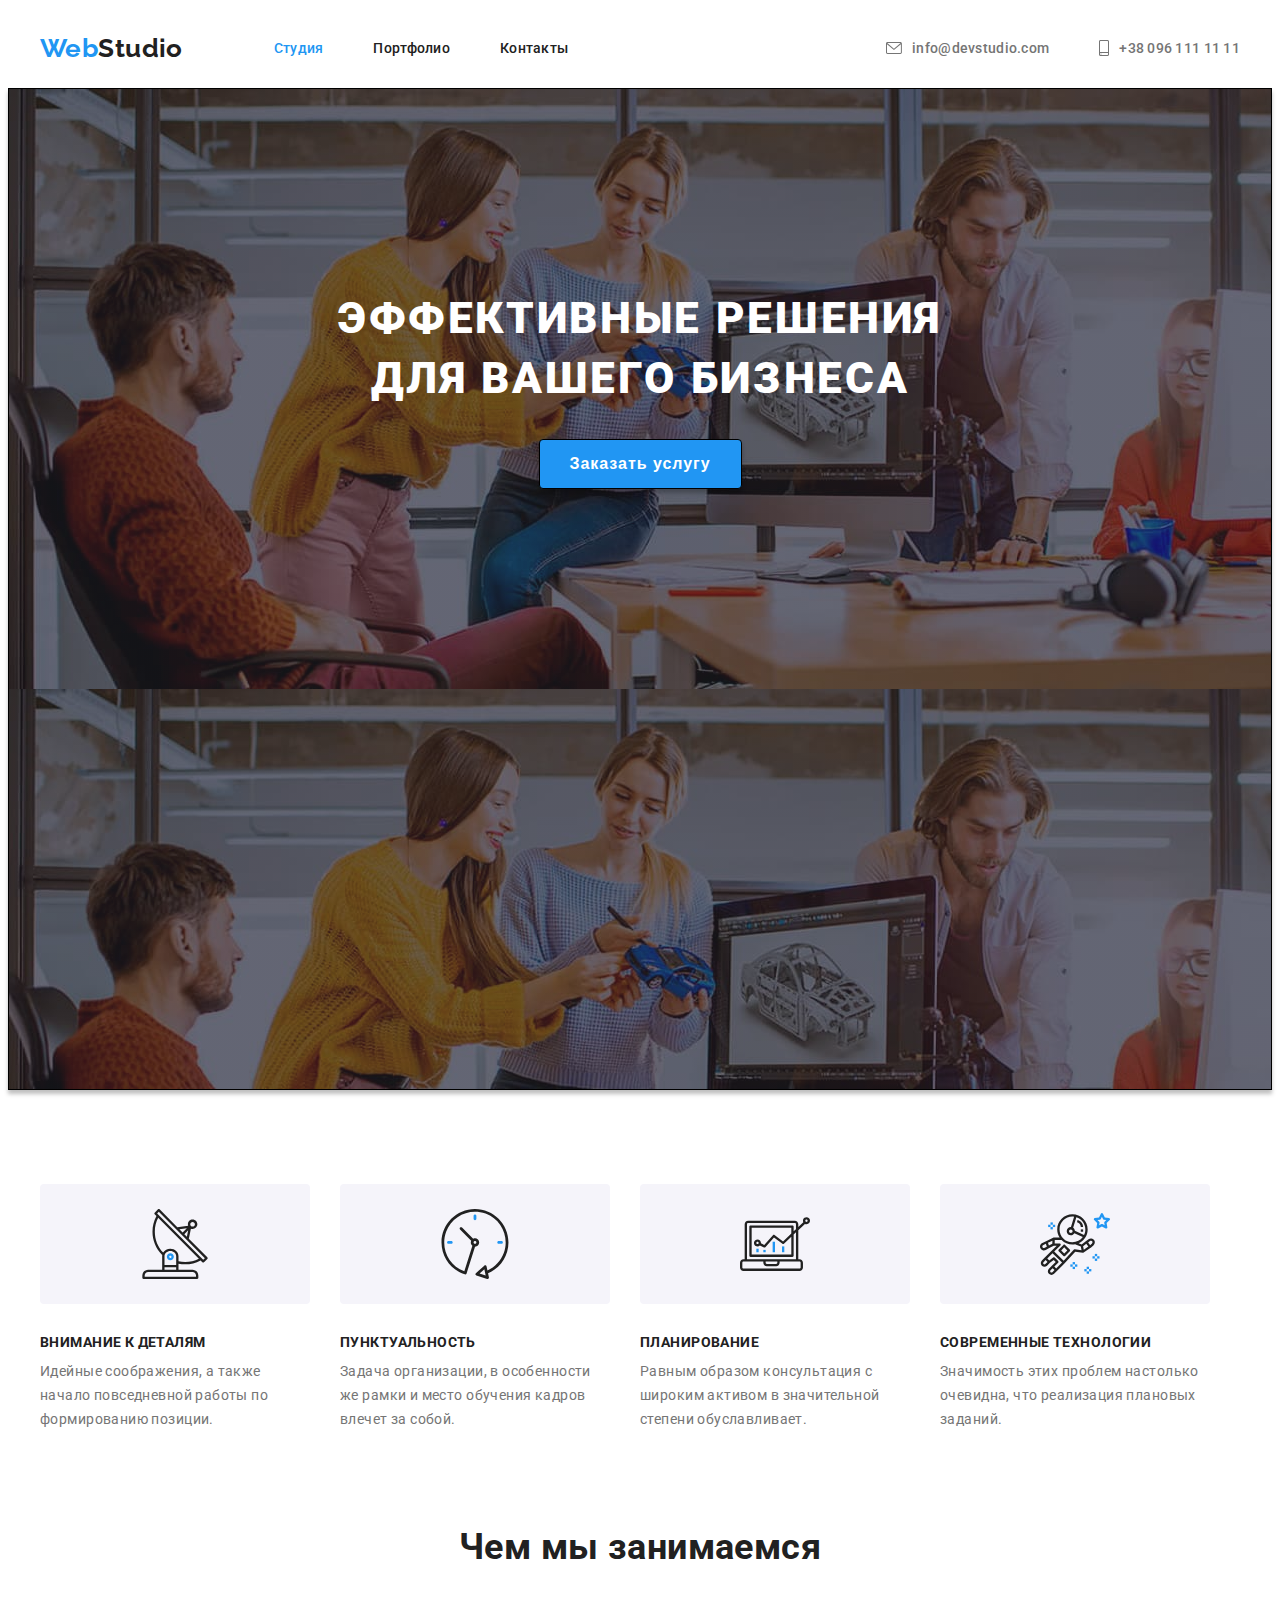
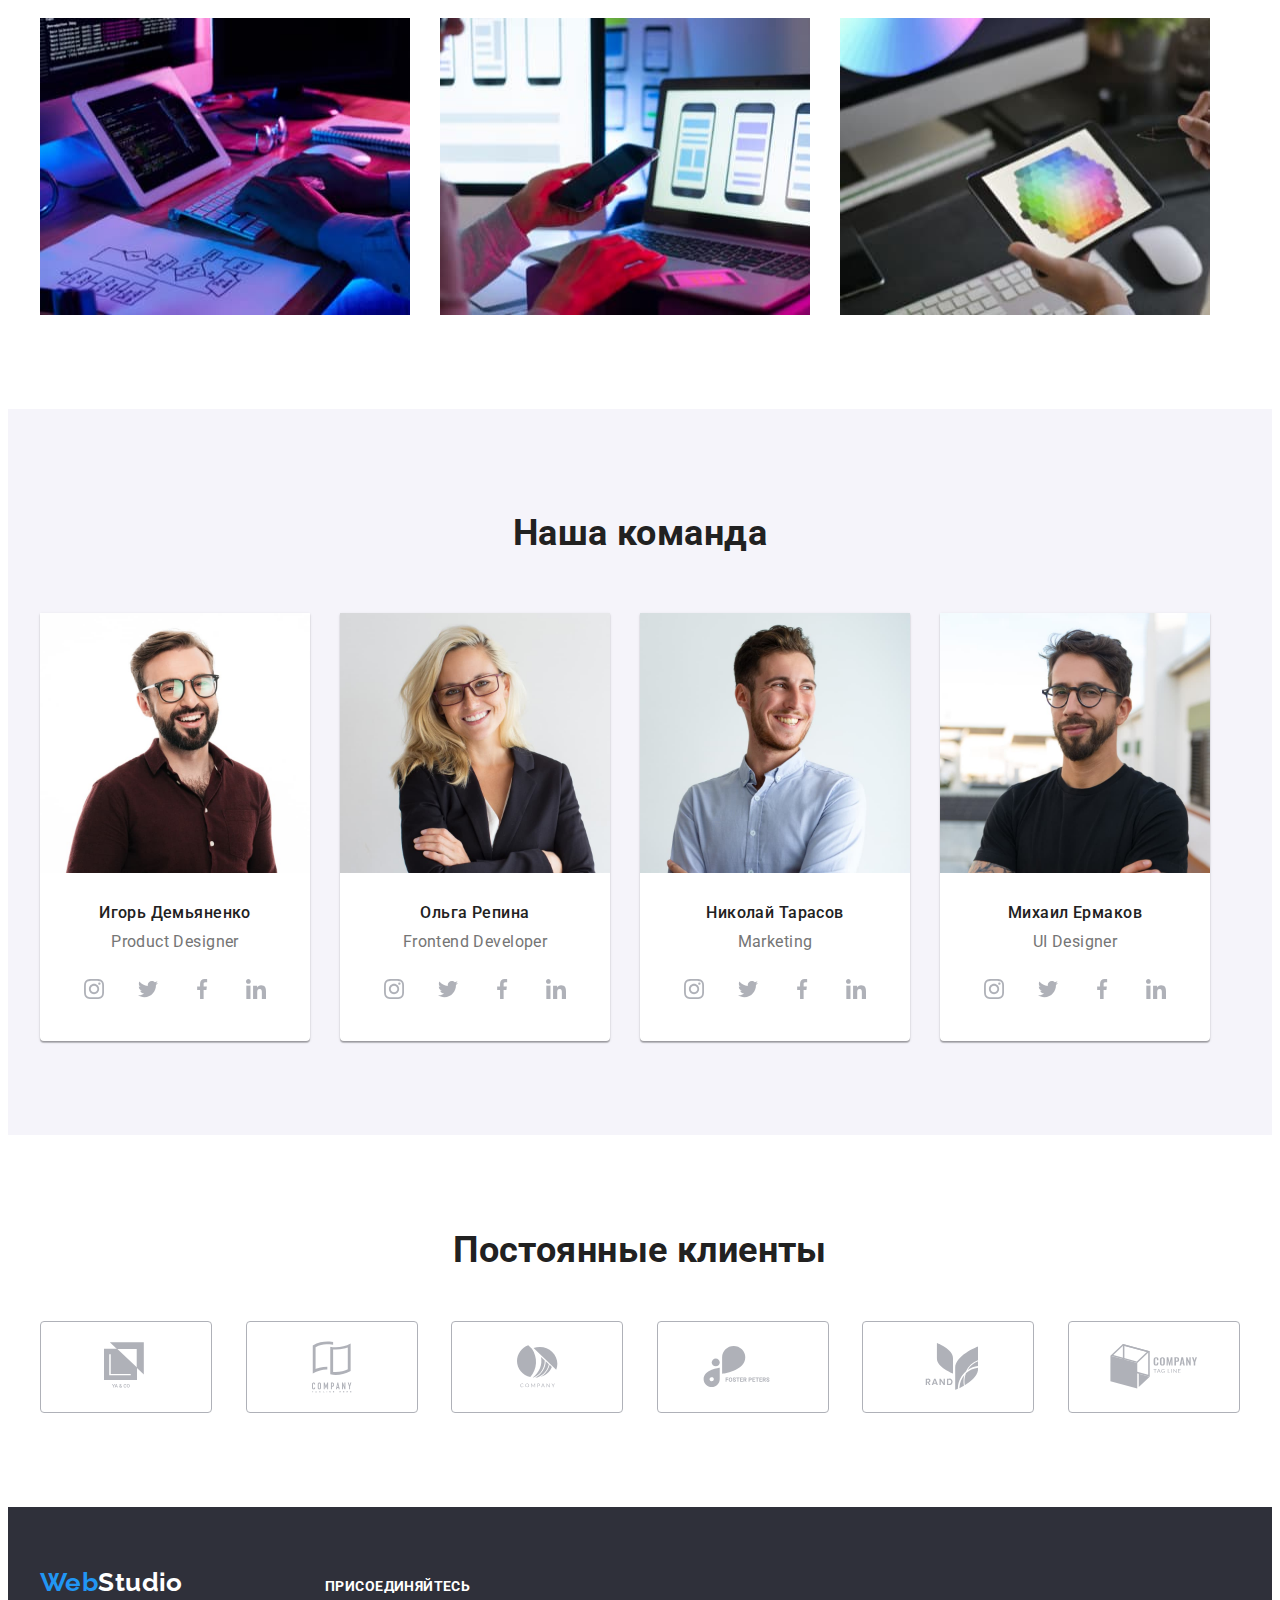
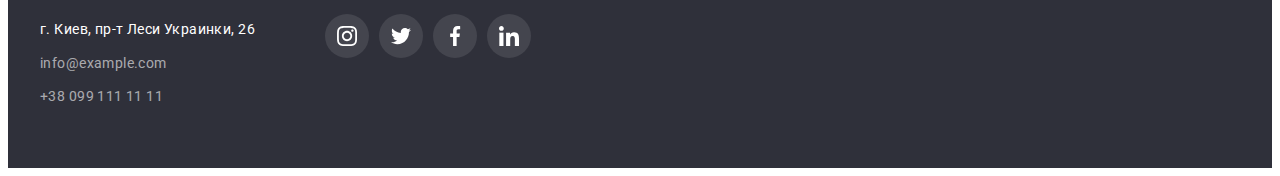
<file: index.html>
<!DOCTYPE html>
<html lang="ru">
<head>
    <meta charset="UTF-8">
    <meta name="viewport" content="width=device-width, initial-scale=1.0">
    <title>Студия</title>
    <link rel="stylesheet" href="https://cdnjs.cloudflare.com/ajax/libs/modern-normalize/1.0.0/modern-normalize.css"
        integrity="sha512-Zx6MlUMKSVJoQ+83OwhdILe8cSEsCzfqThJd7J/VA2UrK6Ctj85p+xzqfyuNXE5B1k25uUdmJ2OzItbBy9GHAQ=="
        crossorigin="anonymous" />
    <link rel="preconnect" href="https://fonts.gstatic.com">
    <link href="https://fonts.googleapis.com/css2?family=Raleway:wght@700&family=Roboto:wght@400;500;700;900&display=swap"
            rel="stylesheet">
    <link rel="stylesheet" href="./css/styles.css">
</head>
<body>
    <header>
        <div class="container">
            <nav>
                <a class="logo" lang="en" href="./index.html"><span class="logo-accent">Web</span>Studio</a>
                <ul class="nav-list list">
                    <li class="nav-list-item">
                        <a class="nav-link current" href="./index.html">Студия</a>
                    </li>
                    <li class="nav-list-item">
                        <a class="nav-link" href="./portfolio.html">Портфолио</a>
                    </li>
                    <li class="nav-list-item">
                        <a class="nav-link" href="#">Контакты</a>
                    </li>
                </ul>
            </nav>
            <address>
                <ul class="address-list list">
                    <li class="address-list-item">
                        <a class="nav-link address-link" href="mailto:info@devstudio.com">
                            <svg class="address-link-logo mail">
                                <use href="./images/sprite.svg#icon-envelope"></use>
                            </svg>
                            info@devstudio.com
                        </a>
                    </li>
                    <li class="address-list-item">
                        <a class="nav-link address-link" href="tel:+380961111111">
                            <svg class="address-link-logo phone">
                                <use href="./images/sprite.svg#icon-smartphone"></use>
                            </svg>
                            +38 096 111 11 11
                        </a>
                    </li>
                </ul>
            </address>
        </div>
    </header>
    <main>
    <!-- Hero -->
    <section class="hero">
        <h1 class="main-title">Эффективные решения<br>для вашего бизнеса</h1>
        <button class="hero-button" type="button">Заказать услугу</button>
    </section>  
    <!-- About us -->
    <section class="about-us">
        <!-- Our advantages -->
        <div class="container">
            <h2 class="visually-hidden">Наши преимущества</h2>
            <ul class="advantages-list list">
                <li class="advantages-list-item">
                    <div class="advantages-logo-container">
                        <svg class="advantages-list-img">
                            <use href="./images/sprite.svg#icon-antenna"></use>
                        </svg>    
                    </div>
                    <h3 class="advantages-title">Внимание к деталям</h3>
                    <p class="advantages-text">Идейные соображения, а также начало повседневной работы по формированию позиции.</p>
                </li>
                <li class="advantages-list-item">
                    <div class="advantages-logo-container">
                        <svg class="advantages-list-img">
                            <use href="./images/sprite.svg#icon-clock"></use>
                        </svg>    
                    </div>                    
                    <h3 class="advantages-title">Пунктуальность</h3>
                    <p class="advantages-text">Задача организации, в особенности же рамки и место обучения кадров влечет за собой.
                    </p>
                </li>
                <li class="advantages-list-item">
                    <div class="advantages-logo-container">
                        <svg class="advantages-list-img">
                            <use href="./images/sprite.svg#icon-diagram"></use>
                        </svg>    
                    </div>                    
                    <h3 class="advantages-title">Планирование</h3>
                    <p class="advantages-text">Равным образом консультация с широким активом в значительной степени обуславливает.
                    </p>
                </li>
                <li class="advantages-list-item">
                    <div class="advantages-logo-container">
                        <svg class="advantages-list-img">
                            <use href="./images/sprite.svg#icon-astronaut"></use>
                        </svg>    
                    </div>                    
                    <h3 class="advantages-title">Современные технологии</h3>
                    <p class="advantages-text">Значимость этих проблем настолько очевидна, что реализация плановых заданий.</p>
                </li>
            </ul>
        </div>
    </section>
    <!-- What we do -->
    <section class="about-us what-we-do">
        <div class="container">
            <h2 class="work-title">Чем мы занимаемся</h2>
            <ul class="work-list list">
                <li class="work-list-item">
                    <img src="./images/what-we-do/image1.jpg" alt="разработчик набирает код" width="370" height="297">
                </li>
                <li class="work-list-item">
                    <img src="./images/what-we-do/image2.jpg" alt="разработчик проверяет мобильную версию сайта" width="370" height="297">
                </li>
                <li class="work-list-item">
                    <img src="./images/what-we-do/image3.jpg" alt="дизайнер работает с цветом" width="370" height="297">
                </li>
            </ul>
        </div>
    </section>
    <!-- Our team -->
    <section class="team">
        <div class="container">
            <h2 class="team-title">Наша команда</h2>
            <ul class="team-list list">
                <li class="team-list-item">
                    <img src="./images/our-team/ihor.jpg" alt="Игорь Демьяненко" width="270" height="260">
                    <div class="card-description">
                        <h3 class="employee-name">Игорь Демьяненко</h3>
                        <p class="employee-position" lang="en">Product Designer</p>
                        <ul class="social-list">
                            <li class="social-list-item">
                                <a href="#" class="social-list-link">
                                    <svg class="social-list-icon">
                                        <use href="./images/sprite.svg#icon-instagram"></use>
                                    </svg>
                                </a>
                            </li>
                            <li class="social-list-item">
                                <a href="#" class="social-list-link">
                                    <svg class="social-list-icon">
                                        <use href="./images/sprite.svg#icon-twitter"></use>
                                    </svg>
                                </a>
                            </li>
                            <li class="social-list-item">
                                <a href="#" class="social-list-link">
                                    <svg class="social-list-icon">
                                        <use href="./images/sprite.svg#icon-facebook"></use>
                                    </svg>
                                </a>
                            </li>
                            <li class="social-list-item">
                                <a href="#" class="social-list-link">
                                    <svg class="social-list-icon">
                                        <use href="./images/sprite.svg#icon-linkedin"></use>
                                    </svg>
                                </a>
                            </li>
                        </ul>
                    </div>
                </li>
                <li class="team-list-item">
                    <img src="./images/our-team/olga.jpg" alt="Ольга Репина" width="270" height="260">
                    <div class="card-description">
                    <h3 class="employee-name">Ольга Репина</h3>
                    <p class="employee-position" lang="en">Frontend Developer</p>
                    <ul class="social-list">
                        <li class="social-list-item">
                            <a href="#" class="social-list-link">
                                <svg class="social-list-icon">
                                    <use href="./images/sprite.svg#icon-instagram"></use>
                                </svg>
                            </a>
                        </li>
                        <li class="social-list-item">
                            <a href="#" class="social-list-link">
                                <svg class="social-list-icon">
                                    <use href="./images/sprite.svg#icon-twitter"></use>
                                </svg>
                            </a>
                        </li>
                        <li class="social-list-item">
                            <a href="#" class="social-list-link">
                                <svg class="social-list-icon">
                                    <use href="./images/sprite.svg#icon-facebook"></use>
                                </svg>
                            </a>
                        </li>
                        <li class="social-list-item">
                            <a href="#" class="social-list-link">
                                <svg class="social-list-icon">
                                    <use href="./images/sprite.svg#icon-linkedin"></use>
                                </svg>
                            </a>
                        </li>
                    </ul>
                    </div>
                </li>
                <li class="team-list-item">
                    <img src="./images/our-team/nikolai.jpg" alt="Николай Тарасов" width="270" height="260">
                    <div class="card-description">
                       <h3 class="employee-name">Николай Тарасов</h3>
                    <p class="employee-position" lang="en">Marketing</p>
                    <ul class="social-list">
                        <li class="social-list-item">
                            <a href="#" class="social-list-link">
                                <svg class="social-list-icon">
                                    <use href="./images/sprite.svg#icon-instagram"></use>
                                </svg>
                            </a>
                        </li>
                        <li class="social-list-item">
                            <a href="#" class="social-list-link">
                                <svg class="social-list-icon">
                                    <use href="./images/sprite.svg#icon-twitter"></use>
                                </svg>
                            </a>
                        </li>
                        <li class="social-list-item">
                            <a href="#" class="social-list-link">
                                <svg class="social-list-icon">
                                    <use href="./images/sprite.svg#icon-facebook"></use>
                                </svg>
                            </a>
                        </li>
                        <li class="social-list-item">
                            <a href="#" class="social-list-link">
                                <svg class="social-list-icon">
                                    <use href="./images/sprite.svg#icon-linkedin"></use>
                                </svg>
                            </a>
                        </li>
                    </ul>
                    </div>
                </li>
                <li class="team-list-item">
                    <img src="./images/our-team/mikhail.jpg" alt="Михаил Ермаков" width="270" height="260">
                    <div class="card-description">
                    <h3 class="employee-name">Михаил Ермаков</h3>
                    <p class="employee-position" lang="en">UI Designer</p>
                    <ul class="social-list">
                        <li class="social-list-item">
                            <a href="#" class="social-list-link">
                                <svg class="social-list-icon">
                                    <use href="./images/sprite.svg#icon-instagram"></use>
                                </svg>
                            </a>
                        </li>
                        <li class="social-list-item">
                            <a href="#" class="social-list-link">
                                <svg class="social-list-icon">
                                    <use href="./images/sprite.svg#icon-twitter"></use>
                                </svg>
                            </a>
                        </li>
                        <li class="social-list-item">
                            <a href="#" class="social-list-link">
                                <svg class="social-list-icon">
                                    <use href="./images/sprite.svg#icon-facebook"></use>
                                </svg>
                            </a>
                        </li>
                        <li class="social-list-item">
                            <a href="#" class="social-list-link">
                                <svg class="social-list-icon">
                                    <use href="./images/sprite.svg#icon-linkedin"></use>
                                </svg>
                            </a>
                        </li>
                    </ul>
                    </div>
                </li>
            </ul>
        </div>
    </section>
    <!-- Clients -->
    <section class="clients">
        <div class="container">
            <h2 class="clients-title">Постоянные клиенты</h2>
            <ul class="clients-list">
                <li class="clients-list-item">
                    <a href="" class="clients-list-link">
                        <svg class="clients-list-logo">
                            <use href="./images/sprite.svg#icon-logo1"></use>
                        </svg>
                    </a>
                </li>
                <li class="clients-list-item">
                    <a href="" class="clients-list-link">
                        <svg class="clients-list-logo">
                            <use href="./images/sprite.svg#icon-logo2"></use>
                        </svg>
                    </a>
                </li>
                <li class="clients-list-item">
                    <a href="" class="clients-list-link">
                        <svg class="clients-list-logo">
                            <use href="./images/sprite.svg#icon-logo3"></use>
                        </svg>
                    </a>
                </li>
                <li class="clients-list-item">
                    <a href="" class="clients-list-link">
                        <svg class="clients-list-logo">
                            <use href="./images/sprite.svg#icon-logo4"></use>
                        </svg>
                    </a>
                </li>
                <li class="clients-list-item">
                    <a href="" class="clients-list-link">
                        <svg class="clients-list-logo">
                            <use href="./images/sprite.svg#icon-logo5"></use>
                        </svg>
                    </a>
                </li>
                <li class="clients-list-item">
                    <a href="" class="clients-list-link">
                        <svg class="clients-list-logo">
                            <use href="./images/sprite.svg#icon-logo6"></use>
                        </svg>
                    </a>
                </li>
            </ul>
        </div>
        
    </section>
    </main>
    <footer class="footer">
        <div class="container basement">
            <div class="footer-left-side">
                <a class="logo footer-logo" lang="en" href="./index.html"><span class="logo-accent">Web</span>Studio</a>
                <address>
                    <ul class="footer-list">
                        <li class="footer-list-item">
                            <a class="adress" target="_blank" href="https://goo.gl/maps/vDdAabAvZwRys1mK9">г. Киев, пр-т Леси Украинки,
                                26</a>
                        </li>
                        <li class="footer-list-item">
                            <a class="footer-link" href="mailto:info@example.com">info@example.com</a>
                        </li>
                        <li class="footer-list-item">
                            <a class="footer-link" href="tel:+380991111111">+38 099 111 11 11</a>
                        </li>
                    </ul>
                </address>
            </div>
            <div class="footer-center">
                <p class="footer-center-text">Присоединяйтесь</p>
                <ul class="social-list footer-center-list">
                    <li class="social-list-item footer-center-list-item">
                        <a href="" class="social-list-link footer-center-link">
                            <svg class="social-list-icon  footer-center-icon">
                                <use href="./images/sprite.svg#icon-instagram"></use>
                            </svg>
                        </a>
                    </li>
                    <li class="social-list-item footer-center-list-item">
                        <a href="" class="social-list-link footer-center-link">
                            <svg class="social-list-icon footer-center-icon">
                                <use href="./images/sprite.svg#icon-twitter"></use>
                            </svg>
                        </a>
                    </li>
                    <li class="social-list-item footer-center-list-item">
                        <a href="" class="social-list-link footer-center-link">
                            <svg class="social-list-icon footer-center-icon">
                                <use href="./images/sprite.svg#icon-facebook"></use>
                            </svg>
                        </a>
                    </li>
                    <li class="social-list-item footer-center-list-item">
                        <a href="" class="social-list-link footer-center-link">
                            <svg class="social-list-icon footer-center-icon">
                                <use href="./images/sprite.svg#icon-linkedin"></use>
                            </svg>
                        </a>
                    </li>
                </ul>
            </div>
        </div>
    </footer>
</body>
</html>
</file>
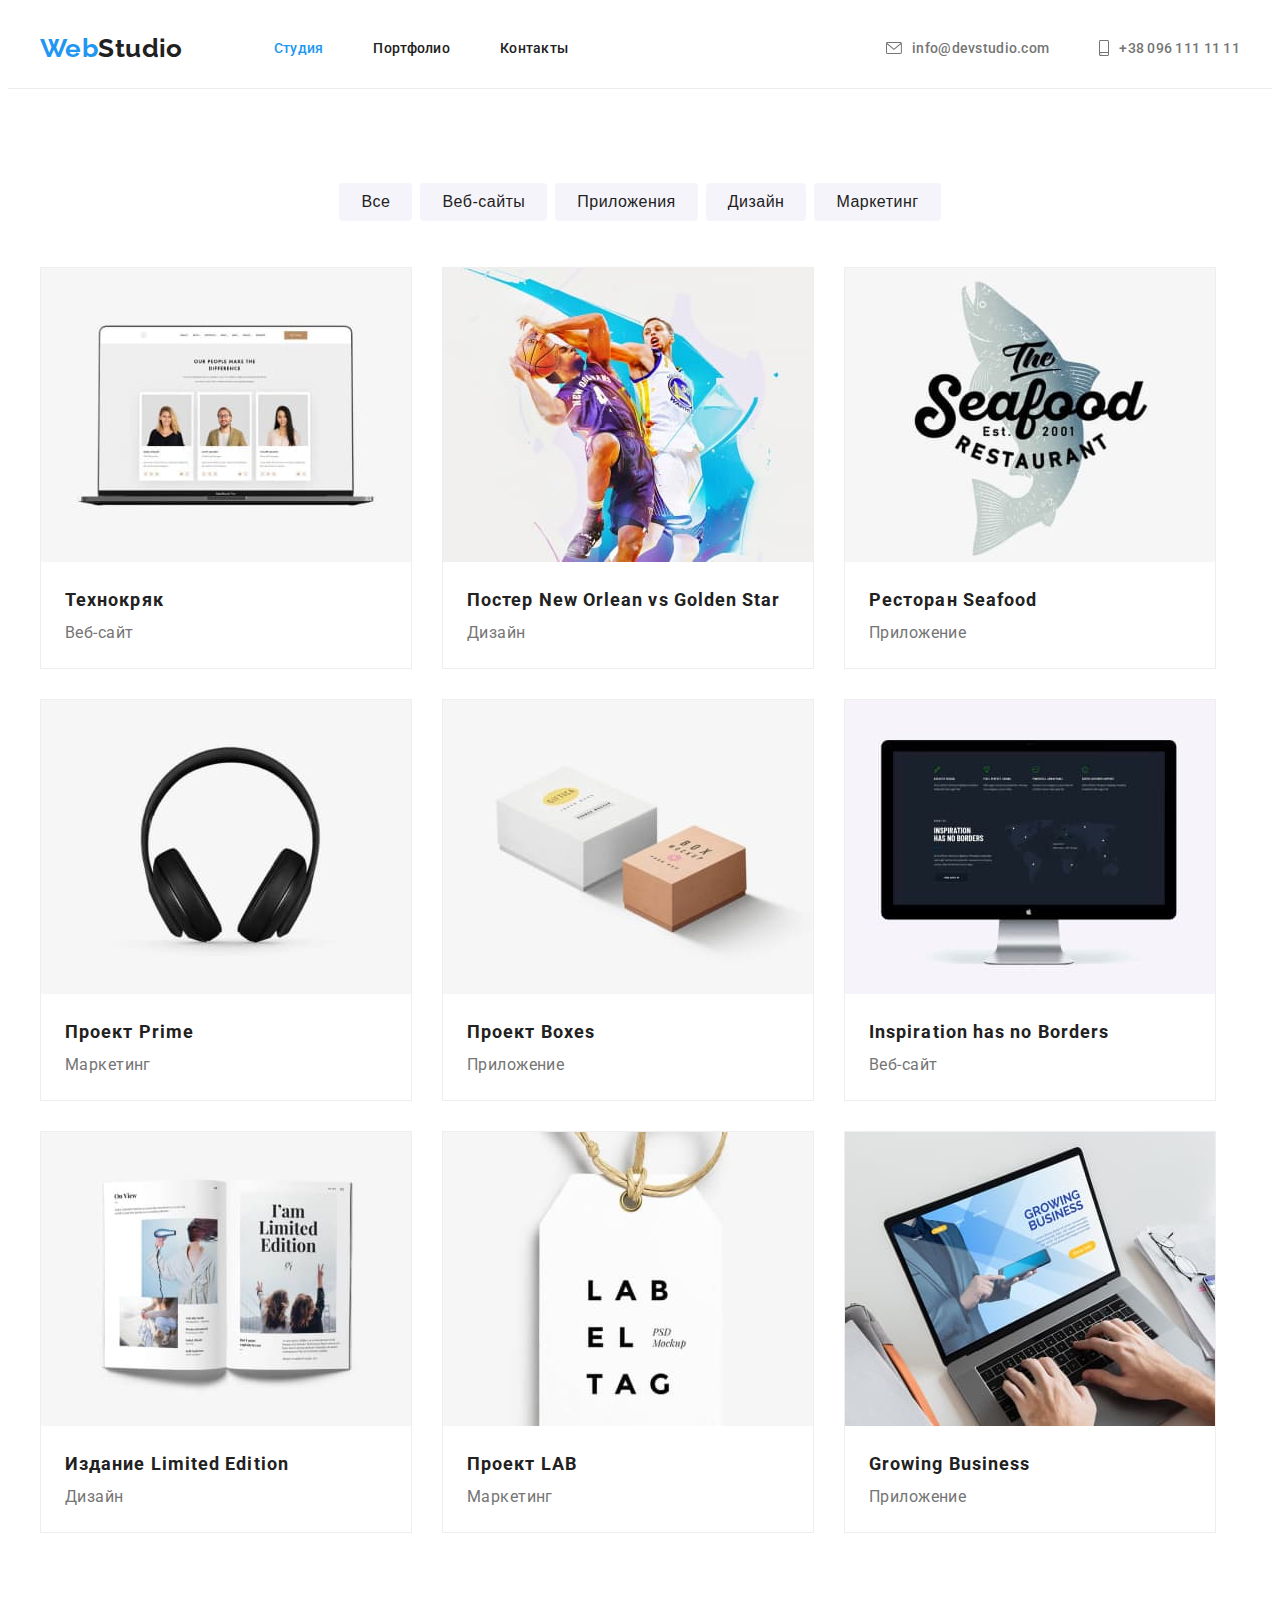
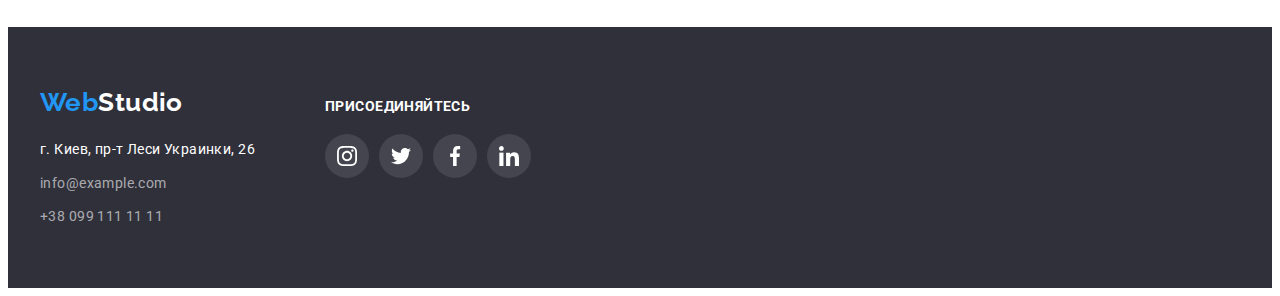
<file: portfolio.html>
<!DOCTYPE html>
<html lang="">
<head>
    <meta charset="UTF-8">
    <meta name="viewport" content="width=device-width, initial-scale=1.0">
    <title>Портфолио</title>
    <link rel="stylesheet" href="https://cdnjs.cloudflare.com/ajax/libs/modern-normalize/1.0.0/modern-normalize.css"
        integrity="sha512-Zx6MlUMKSVJoQ+83OwhdILe8cSEsCzfqThJd7J/VA2UrK6Ctj85p+xzqfyuNXE5B1k25uUdmJ2OzItbBy9GHAQ=="
        crossorigin="anonymous" />
    <link rel="preconnect" href="https://fonts.gstatic.com">
    <link href="https://fonts.googleapis.com/css2?family=Raleway:wght@700&family=Roboto:wght@400;500;700&display=swap"
        rel="stylesheet">
    <link rel="stylesheet" href="./css/styles.css">
</head>
<body>
    <header class="portfolio-header">
        <div class="container">
            <nav>
                <a class="logo" lang="en" href="./index.html"><span class="logo-accent">Web</span>Studio</a>
                <ul class="nav-list list">
                    <li class="nav-list-item">
                        <a class="nav-link current" href="./index.html">Студия</a>
                    </li>
                    <li class="nav-list-item">
                        <a class="nav-link" href="./portfolio.html">Портфолио</a>
                    </li>
                    <li class="nav-list-item">
                        <a class="nav-link" href="#">Контакты</a>
                    </li>
                </ul>
            </nav>
            <address>
                <ul class="address-list list">
                    <li class="address-list-item">
                        <a class="nav-link address-link" href="mailto:info@devstudio.com">
                            <svg class="address-link-logo mail">
                                <use href="./images/sprite.svg#icon-envelope"></use>
                            </svg>
                            info@devstudio.com
                        </a>
                    </li>
                    <li class="address-list-item">
                        <a class="nav-link address-link" href="tel:+380961111111">
                            <svg class="address-link-logo phone">
                                <use href="./images/sprite.svg#icon-smartphone"></use>
                            </svg>
                            +38 096 111 11 11
                        </a>
                    </li>
                </ul>
            </address>
        </div>
    </header>
    <main>
        <h1 class="visually-hidden">Наши работы</h1>
        <section class="gallery">
            <div class="container">
                <ul class="buttons-list">
                    <li class="buttons-list-item">
                        <button class="gallery-button" type="button">Все</button>
                    </li>
                    <li class="buttons-list-item">
                        <button class="gallery-button" type="button">Веб-сайты</button>
                    </li>
                    <li class="buttons-list-item">
                        <button class="gallery-button" type="button">Приложения</button>
                    </li>
                    <li class="buttons-list-item">
                        <button class="gallery-button" type="button">Дизайн</button>
                    </li>
                    <li class="buttons-list-item">
                        <button class="gallery-button" type="button">Маркетинг</button>
                    </li>
                </ul>
                <ul class="gallery-list">
                    <li class="gallery-list-item">
                        <a href="" class="gallery-list-link">
                            <img src="./images/our-projects/website-technocrack.jpg" alt="Внешний вид сайта на мониторе ноутбука"
                                width="100%">
                                <div class="gallery-card-description">
                                    <h2 class="gallery-title">Технокряк</h2>
                                    <p class="gallery-description">Веб-сайт</p>
                                </div>
                        </a>  
                    </li>
                    <li class="gallery-list-item">
                        <a href="" class="gallery-list-link">
                            <img src="./images/our-projects/design-poster.jpg" alt="Постер с двумя баскетболистами" width="100%">
                            <div class="gallery-card-description">
                                <h2 class="gallery-title">Постер <span lang="en">New Orlean vs Golden Star</span></h2>
                                <p class="gallery-description">Дизайн</p>
                            </div>
                        </a>
                    </li>
                    <li class="gallery-list-item">
                        <a href="" class="gallery-list-link">
                            <img src="./images/our-projects/app-seafood.jpg" alt="Логотип ресторана" width="100%">
                            <div class="gallery-card-description">
                                <h2 class="gallery-title">Ресторан <span lang="en">Seafood</span></h2>
                                <p class="gallery-description">Приложение</p>
                            </div>
                        </a>
                    </li>
                    <li class="gallery-list-item">
                        <a href="" class="gallery-list-link">
                            <img src="./images/our-projects/marketing-project-prime.jpg" alt="Наушники" width="100%">
                            <div class="gallery-card-description">
                                <h2 class="gallery-title">Проект <span lang="en">Prime</span></h2>
                                <p class="gallery-description">Маркетинг</p>
                            </div>
                        </a>
                    </li>
                    <li class="gallery-list-item">
                        <a href="" class="gallery-list-link">
                            <img src="./images/our-projects/app-boxes.jpg" alt="Логотип приложения" width="100%">
                            <div class="gallery-card-description">
                                <h2 class="gallery-title">Проект <span lang="en">Boxes</span></h2>
                                <p class="gallery-description">Приложение</p>
                            </div>
                        </a>
                    </li>
                    <li class="gallery-list-item">
                        <a href="" class="gallery-list-link">
                            <img src="./images/our-projects/website-inspiration.jpg" alt="Внешний вид сайта на мониторе" width="100%">
                            <div class="gallery-card-description">
                                <h2 class="gallery-title" lang="en">Inspiration has no Borders</h2>
                                <p class="gallery-description">Веб-сайт</p>
                            </div>
                        </a>
                    </li>
                    <li class="gallery-list-item">
                        <a href="" class="gallery-list-link">
                            <img src="./images/our-projects/design-le.jpg" alt="Разворот журнала" width="100%">
                            <div class="gallery-card-description">
                                <h2 class="gallery-title">Издание <span lang="en">Limited Edition</span></h2>
                                <p class="gallery-description">Дизайн</p>
                            </div>
                        </a>
                    </li>
                    <li class="gallery-list-item">
                        <a href="" class="gallery-list-link">
                            <img src="./images/our-projects/marketing-project-lab.jpg" alt="Бирка с названием проекта" width="100%">
                            <div class="gallery-card-description">
                                <h2 class="gallery-title">Проект <span lang="en">LAB</span></h2>
                                <p class="gallery-description">Маркетинг</p>
                            </div>
                        </a>
                    </li>
                    <li class="gallery-list-item">
                        <a href="" class="gallery-list-link">
                            <img src="./images/our-projects/app-growing-business.jpg" alt="Логотип приложения" width="100%">
                            <div class="gallery-card-description">
                                <h2 class="gallery-title" lang="en">Growing Business</h2>
                                <p class="gallery-description">Приложение</p>
                            </div>
                        </a>
                    </li>
                </ul>
            </div>
        </section>
    </main>
    <footer class="footer">
        <div class="container basement">
            <div class="footer-left-side">
                <a class="logo footer-logo" lang="en" href="./index.html"><span class="logo-accent">Web</span>Studio</a>
                <address>
                    <ul class="footer-list">
                        <li class="footer-list-item">
                            <a class="adress" target="_blank" href="https://goo.gl/maps/vDdAabAvZwRys1mK9">г. Киев, пр-т
                                Леси Украинки,
                                26</a>
                        </li>
                        <li class="footer-list-item">
                            <a class="footer-link" href="mailto:info@example.com">info@example.com</a>
                        </li>
                        <li class="footer-list-item">
                            <a class="footer-link" href="tel:+380991111111">+38 099 111 11 11</a>
                        </li>
                    </ul>
                </address>
            </div>
            <div class="footer-center">
                <p class="footer-center-text">Присоединяйтесь</p>
                <ul class="social-list footer-center-list">
                    <li class="social-list-item footer-center-list-item">
                        <a href="" class="social-list-link footer-center-link">
                            <svg class="social-list-icon  footer-center-icon">
                                <use href="./images/sprite.svg#icon-instagram"></use>
                            </svg>
                        </a>
                    </li>
                    <li class="social-list-item footer-center-list-item">
                        <a href="" class="social-list-link footer-center-link">
                            <svg class="social-list-icon footer-center-icon">
                                <use href="./images/sprite.svg#icon-twitter"></use>
                            </svg>
                        </a>
                    </li>
                    <li class="social-list-item footer-center-list-item">
                        <a href="" class="social-list-link footer-center-link">
                            <svg class="social-list-icon footer-center-icon">
                                <use href="./images/sprite.svg#icon-facebook"></use>
                            </svg>
                        </a>
                    </li>
                    <li class="social-list-item footer-center-list-item">
                        <a href="" class="social-list-link footer-center-link">
                            <svg class="social-list-icon footer-center-icon">
                                <use href="./images/sprite.svg#icon-linkedin"></use>
                            </svg>
                        </a>
                    </li>
                </ul>
            </div>
        </div>
    </footer>
</body>
</html>
</file>
<file: css/styles.css>
:root {
  --accent-color: #2196f3;
  --main-color: #757575;
  --secondary-color: #212121;
  --main-white-color: #ffffff;
  --secondary-white-color: rgba(255, 255, 255, 0.6);
  --dark-background-color: #2f303a;
  --light-background-color: #f5f4fa;
}

body {
  font-family: 'Roboto', sans-serif;
  font-size: 14px;
  letter-spacing: 0.03em;
  background-color: var(--main-white-color);
  color: var(--main-color);
}

h1,
h2,
h3,
h4,
h5,
h6,
ul,
ol,
p {
  margin: 0;
  padding: 0;
}
a {
  text-decoration: none;
}

ul,
ol {
  list-style: none;
}

img {
  display: block;
}

.container {
  width: 1200px;
  margin: 0 auto;
  padding-left: 15px;
  padding-right: 15px;
}

.list {
  display: flex;
}

.social-list-icon {
  width: 20px;
  height: 20px;
  fill: #afb1b8;
}

.social-list-link {
  display: flex;
  justify-content: center;
  align-items: center;
  width: 44px;
  height: 44px;
  border-radius: 50%;
  /* color: #afb1b8; */
}
.social-list-link:hover,
.social-list-link:focus {
  background-color: var(--accent-color);
}

.social-list-link:hover .social-list-icon,
.social-list-link:focus .social-list-icon {
  fill: var(--main-white-color);
}

/* logo */
.logo {
  margin-right: 91px;

  font-family: 'Raleway', sans-serif;
  font-weight: 700;
  font-size: 26px;
  line-height: 1.192;
  color: var(--secondary-color);
}

.logo-accent {
  color: var(--accent-color);
}

/* navigation*/

nav {
  display: flex;
}
header > .container {
  display: flex;
  align-items: center;
}
.nav-list {
  align-items: center;
}
.nav-list-item:not(:last-child) {
  margin-right: 50px;
}

.nav-link {
  padding-top: 32px;
  padding-bottom: 32px;

  font-weight: 500;
  line-height: 1.143;
  letter-spacing: 0.02em;
  color: var(--secondary-color);
}

.nav-link:hover,
.nav-link:focus,
.nav-link.address-link:hover,
.nav-link.address-link:focus,
.adress:hover,
.adress:focus,
.footer-link:hover,
.footer-link:focus {
  color: var(--accent-color);
}

.nav-link.current {
  color: var(--accent-color);
}

header address {
  margin-left: auto;
}

.address-list-item:not(:last-child) {
  margin-right: 50px;
}

.nav-link.address-link {
  display: flex;
  justify-content: center;
  align-items: center;
  font-style: normal;
  color: var(--main-color);
}

.address-link-logo {
  margin-right: 10px;
  fill: currentColor;
}

.nav-link.address-link:hover .address-link-logo,
.nav-link.address-link:focus .address-link-logo {
  fill: currentColor;
}

.address-link-logo.mail {
  width: 16px;
  height: 12px;
}

.address-link-logo.phone {
  width: 10px;
  height: 16px;
}

/* hero */
.hero {
  max-width: 1600px;
  height: 600px;
  margin: 0 auto;
  padding-top: 200px;
  padding-bottom: 200px;
  background-image: linear-gradient(
      rgba(47, 48, 58, 0.4),
      rgba(47, 48, 58, 0.4)
    ),
    url('../images/header-bg.jpg');
  background-color: var(--dark-background-color);
  border: 1px solid #000000;
  box-shadow: 0px 4px 4px rgba(0, 0, 0, 0.25);
  text-align: center;
}

.main-title {
  margin-bottom: 30px;

  font-weight: 900;
  font-size: 44px;
  line-height: 1.363;
  letter-spacing: 0.06em;
  text-transform: uppercase;
  color: var(--main-white-color);
}

.hero-button {
  min-width: 200px;
  min-height: 50px;
  border: 1px solid #000000;
  outline: none;
  border-radius: 4px;
  padding: 9px 30px;

  font-weight: 700;
  font-size: 16px;
  line-height: 1.875;
  letter-spacing: 0.06em;
  background-color: var(--accent-color);
  color: var(--main-white-color);
  box-shadow: 0px 4px 4px rgba(0, 0, 0, 0.25);
}

/* about us */

.about-us {
  padding-top: 94px;
  padding-bottom: 47px;
}

/* our advantages */

.visually-hidden {
  position: absolute !important;
  clip: rect(1px 1px 1px 1px); /* IE6, IE7 */
  clip: rect(1px, 1px, 1px, 1px);
  padding: 0 !important;
  border: 0 !important;
  height: 1px !important;
  width: 1px !important;
  overflow: hidden;
}

.advantages-list-item {
  max-width: 270px;
}

.advantages-list-item:not(:last-child) {
  margin-right: 30px;
}

.advantages-logo-container {
  display: flex;
  justify-content: center;
  align-items: center;
  width: 270px;
  height: 120px;
  margin-bottom: 30px;
  border-radius: 4px;
  background-color: var(--light-background-color);
}

.advantages-list-img {
  width: 70px;
  height: 70px;
}

.advantages-title {
  margin-bottom: 10px;

  font-weight: 700;
  font-size: inherit;
  line-height: 1.143;
  text-transform: uppercase;
  color: var(--secondary-color);
}

.advantages-text {
  font-weight: 400;
  font-size: 14px;
  line-height: 1.714;
}

/* what we do */

.about-us.what-we-do {
  padding-top: 47px;
  padding-bottom: 94px;
}

.work-title {
  margin-bottom: 50px;

  font-weight: 700;
  font-size: 36px;
  line-height: 1.167;
  text-align: center;
  color: var(--secondary-color);
}

.work-list {
  margin: -15px;
}

.work-list-item {
  margin: 15px;
}

/* our team */
.team {
  padding-top: 94px;
  padding-bottom: 94px;

  text-align: center;
  background-color: var(--light-background-color);
}
.team-title {
  margin-bottom: 50px;

  font-weight: 700;
  font-size: 36px;
  line-height: 1.667;
  color: var(--secondary-color);
}

.team-list {
  margin: -15px;
}

.team-list-item {
  margin: 15px;

  background-color: var(--main-white-color);
  box-shadow: 0px 1px 3px rgba(0, 0, 0, 0.12), 0px 1px 1px rgba(0, 0, 0, 0.14),
    0px 2px 1px rgba(0, 0, 0, 0.2);
  border-radius: 0px 0px 4px 4px;
}

.card-description {
  padding-top: 30px;
  padding-bottom: 30px;
  padding-right: 32px;
  padding-left: 32px;
}

.employee-name {
  margin-bottom: 10px;

  font-weight: 500;
  font-size: 16px;
  line-height: 1.188;
  color: var(--secondary-color);
}

.employee-position {
  font-weight: 400;
  font-size: 16px;
  line-height: 1.188;
  margin-bottom: 16px;
}

.social-list {
  display: flex;
  justify-content: space-between;
}

/* clients */

.clients {
  padding-top: 94px;
  padding-bottom: 94px;
  text-align: center;
}

.clients-title {
  margin-bottom: 50px;
  font-weight: 700;
  font-size: 36px;
  line-height: 1.167;
  color: var(--secondary-color);
}

.clients-list {
  display: flex;
  justify-content: space-between;
}

.clients-list-link {
  display: flex;
  justify-content: center;
  align-items: center;
  width: 170px;
  height: 90px;
  color: #afb1b8;
  border: 1px solid #afb1b8;
  border-radius: 4px;
}

.clients-list-item:nth-child(1) .clients-list-logo {
  width: 44px;
  height: 49px;
}

.clients-list-item:nth-child(2) .clients-list-logo {
  width: 40px;
  height: 52px;
}

.clients-list-item:nth-child(3) .clients-list-logo {
  width: 41px;
  height: 43px;
}

.clients-list-item:nth-child(4) .clients-list-logo {
  width: 80px;
  height: 42px;
}

.clients-list-item:nth-child(5) .clients-list-logo {
  width: 59px;
  height: 47px;
}

.clients-list-item:nth-child(6) .clients-list-logo {
  width: 88px;
  height: 45px;
}

.clients-list-logo {
  fill: currentColor;
}

.clients-list-link:hover,
.clients-list-link:focus {
  border-color: var(--accent-color);
}

.clients-list-link:hover .clients-list-logo,
.clients-list-link:focus .clients-list-logo {
  fill: var(--accent-color);
}

/* footer */

.footer {
  padding-top: 60px;
  padding-bottom: 60px;

  background-color: var(--dark-background-color);
}

.container.basement {
  display: flex;
  align-items: baseline;
}

.footer-left-side {
  margin-right: 70px;
}

.logo.footer-logo {
  display: inline-block;
  margin-right: 0;
  margin-bottom: 20px;

  color: var(--main-white-color);
}

.footer-list-item:not(:last-child) {
  margin-bottom: 9px;
}

.adress {
  font-style: normal;
  font-weight: 400;
  line-height: 1.714;
  color: var(--main-white-color);
}

.footer-link {
  font-style: normal;
  font-weight: 400;
  line-height: 1.715;
  color: var(--secondary-white-color);
}

/* center */

.footer-center-text {
  margin-bottom: 20px;
  font-weight: 700;
  font-size: 14px;
  line-height: 1.143;
  text-transform: uppercase;

  color: var(--main-white-color);
}

.footer-center-list-item:not(:last-child) {
  margin-right: 10px;
}

.footer-center-link {
  background-color: rgba(255, 255, 255, 0.1);
  color: var(--main-white-color);
}

.footer-center-icon {
  fill: currentColor;
}

/* ====portfolio==== */

.portfolio-header {
  border-bottom: 1px solid #ececec;
}

/* buttons */
.buttons-list {
  display: flex;
  justify-content: center;
  margin-bottom: 46px;
}

.buttons-list-item:not(:last-child) {
  margin-right: 8px;
}

.gallery-button {
  border: none;
  border-radius: 4px;
  padding: 6px 22px;
  letter-spacing: 0.03em;

  cursor: pointer;
  font-weight: 500;
  font-size: 16px;
  line-height: 1.625;
  color: var(--secondary-color);
  background-color: var(--light-background-color);
}

.gallery-button:hover,
.gallery-button:focus {
  color: var(--main-white-color);
  background-color: var(--accent-color);
  box-shadow: 0px 3px 1px rgba(0, 0, 0, 0.1), 0px 1px 2px rgba(0, 0, 0, 0.08),
    0px 2px 2px rgba(0, 0, 0, 0.12);
}

/* gallery */

.gallery {
  padding-top: 94px;
  padding-bottom: 94px;
}

.gallery-list {
  display: flex;
  flex-wrap: wrap;
  margin: -15px;
}

.gallery-list-item {
  max-width: 370px;
  margin: 15px;
  border: 1px solid #eeeeee;
}

.gallery-list-link {
  display: block;
  color: inherit;
}

.gallery-list-link:hover,
.gallery-list-link:focus {
  box-shadow: 0px 1px 1px rgba(0, 0, 0, 0.12), 0px 4px 4px rgba(0, 0, 0, 0.06),
    1px 4px 6px rgba(0, 0, 0, 0.16);
}

.gallery-card-description {
  padding-top: 20px;
  padding-bottom: 20px;
  padding-left: 24px;
}

.gallery-title {
  font-weight: 700;
  font-size: 18px;
  line-height: 2;
  letter-spacing: 0.06em;
  color: var(--secondary-color);
}

.gallery-description {
  font-weight: 400;
  font-size: 16px;
  line-height: 1.875;
}
</file>
